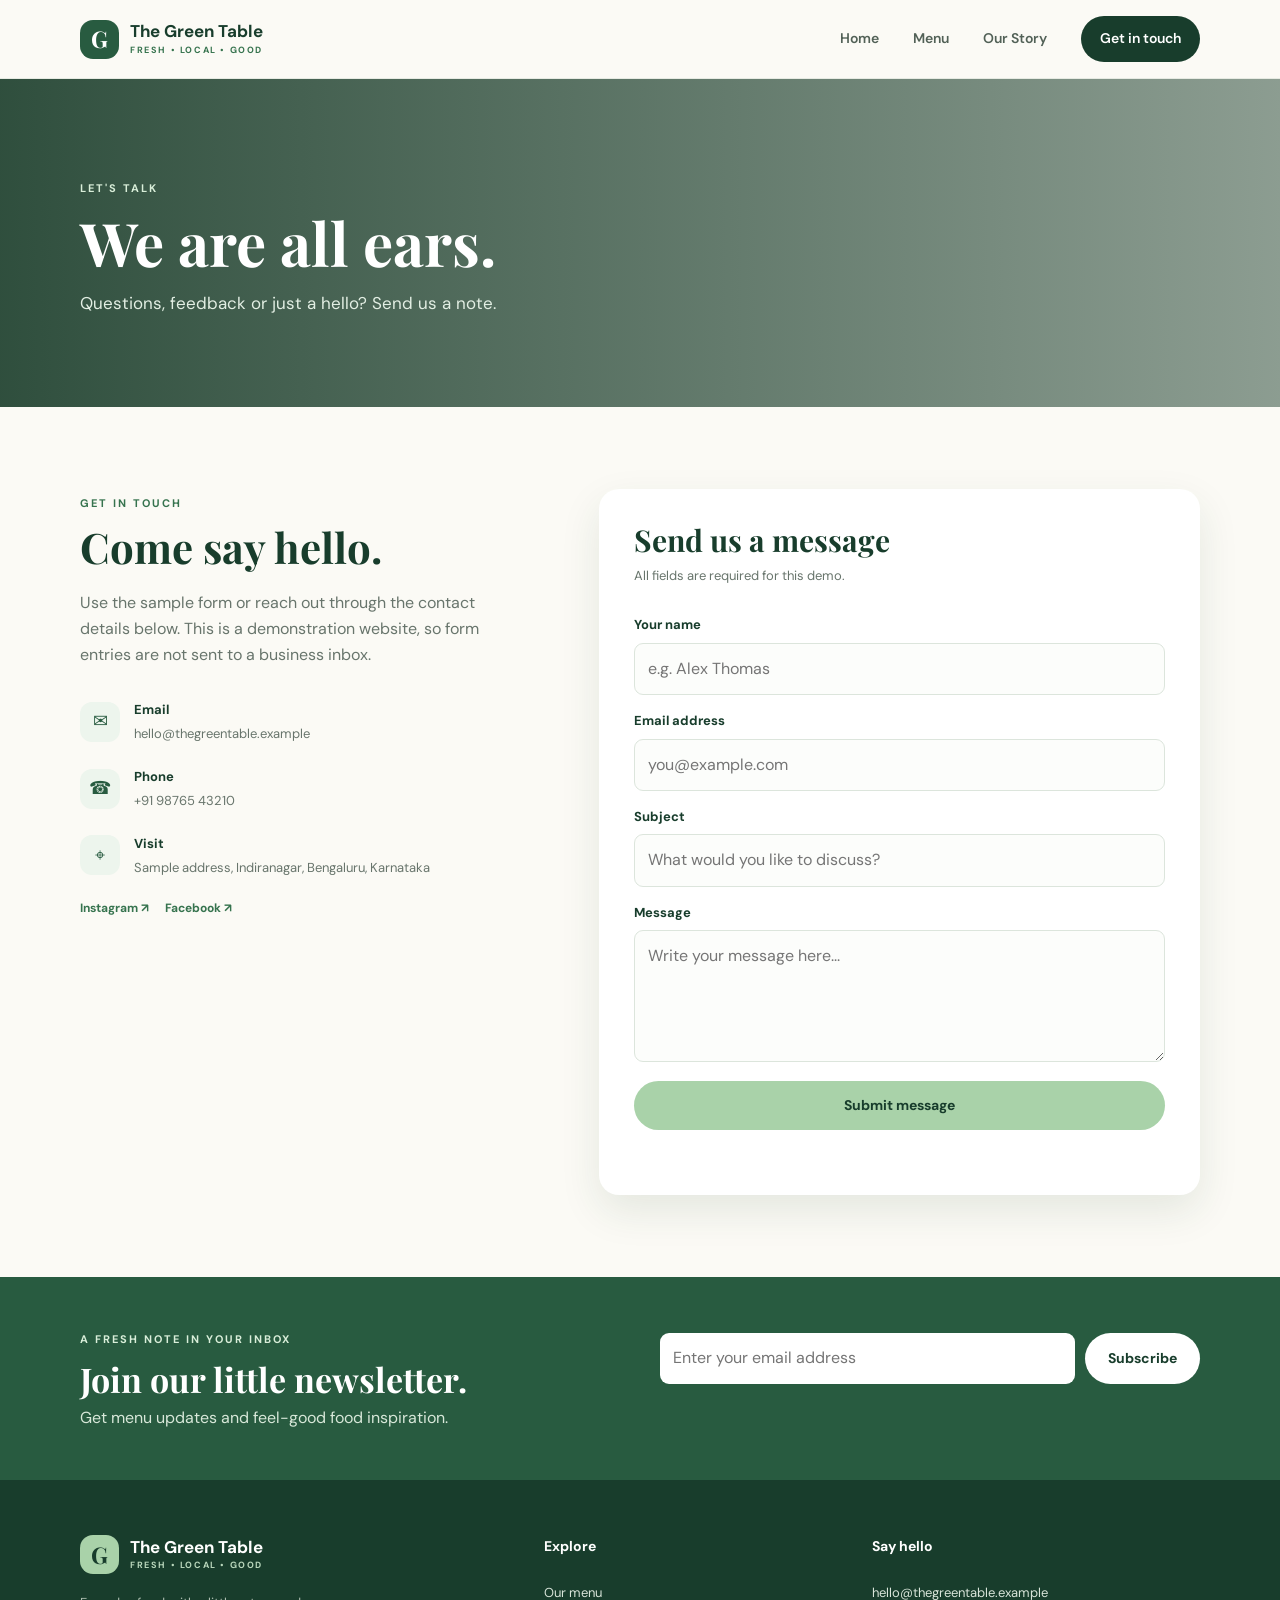
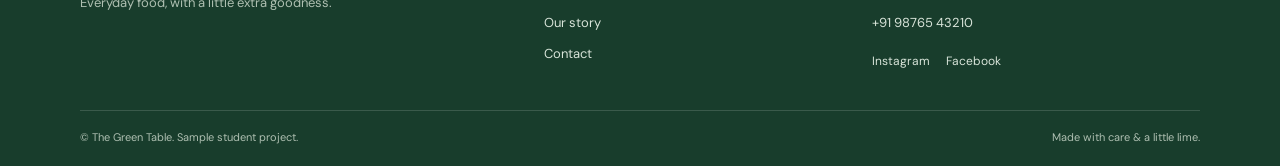
<file: contact.html>
<!DOCTYPE html>
<html lang="en">
<head>
  <script async src="https://www.googletagmanager.com/gtm.js?id=GTM-KGRNGN6Q"></script>
<script>
  window.dataLayer = window.dataLayer || [];
  function gtag(){dataLayer.push(arguments);}
  gtag('js', new Date());
</script>
  <meta charset="UTF-8"><meta name="viewport" content="width=device-width, initial-scale=1.0">
  <meta name="description" content="Contact The Green Table or subscribe to our sample newsletter.">
  <title>Contact Us | The Green Table</title>
  <link rel="preconnect" href="https://fonts.googleapis.com"><link rel="preconnect" href="https://fonts.gstatic.com" crossorigin>
  <link href="https://fonts.googleapis.com/css2?family=DM+Sans:wght@400;500;600;700&family=Playfair+Display:wght@600;700&display=swap" rel="stylesheet">
  <link rel="stylesheet" href="style.css">
</head>
<body>
  <a class="skip-link" href="#main">Skip to content</a>
  <header class="site-header"><nav class="navbar container" aria-label="Main navigation">
    <a class="brand" href="index.html"><span class="brand-mark">G</span><span>The Green Table<small>FRESH • LOCAL • GOOD</small></span></a>
    <button class="menu-toggle" aria-label="Open navigation menu" aria-expanded="false">☰</button>
    <div class="nav-links"><a href="index.html">Home</a><a href="products.html">Menu</a><a href="about.html">Our Story</a><a class="nav-cta active-cta" href="contact.html">Get in touch</a></div>
  </nav></header>
  <main id="main">
    <section class="page-banner contact-banner"><div class="container"><span class="eyebrow light">LET'S TALK</span><h1>We are all ears.</h1><p>Questions, feedback or just a hello? Send us a note.</p></div></section>
    <section class="section container contact-layout">
      <div class="contact-info"><span class="eyebrow">GET IN TOUCH</span><h2>Come say hello.</h2><p>Use the sample form or reach out through the contact details below. This is a demonstration website, so form entries are not sent to a business inbox.</p>
        <div class="contact-detail"><span class="detail-icon">✉</span><div><strong>Email</strong><a href="mailto:hello@thegreentable.example">hello@thegreentable.example</a></div></div>
        <div class="contact-detail"><span class="detail-icon">☎</span><div><strong>Phone</strong><a href="tel:+919876543210">+91 98765 43210</a></div></div>
        <div class="contact-detail"><span class="detail-icon">⌖</span><div><strong>Visit</strong><span>Sample address, Indiranagar, Bengaluru, Karnataka</span></div></div>
        <div class="social-links contact-social"><a href="https://www.instagram.com/" target="_blank" rel="noopener">Instagram ↗</a><a href="https://www.facebook.com/" target="_blank" rel="noopener">Facebook ↗</a></div>
      </div>
      <div class="form-panel">
        <h2>Send us a message</h2><p class="muted">All fields are required for this demo.</p>
        <form id="contact-form" novalidate>
          <label for="name">Your name</label><input id="name" name="name" type="text" autocomplete="name" required minlength="2" placeholder="e.g. Alex Thomas">
          <label for="email">Email address</label><input id="email" name="email" type="email" autocomplete="email" required placeholder="you@example.com">
          <label for="subject">Subject</label><input id="subject" name="subject" type="text" required placeholder="What would you like to discuss?">
          <label for="message">Message</label><textarea id="message" name="message" rows="4" required minlength="10" placeholder="Write your message here..."></textarea>
          <button class="button button-primary form-submit" type="submit">Submit message</button>
          <p class="form-feedback" id="contact-feedback" role="status" aria-live="polite"></p>
        </form>
      </div>
    </section>
    <section class="newsletter-section"><div class="container newsletter-layout"><div><span class="eyebrow light">A FRESH NOTE IN YOUR INBOX</span><h2>Join our little newsletter.</h2><p>Get menu updates and feel-good food inspiration.</p></div>
      <form id="newsletter-form" class="newsletter-form" novalidate><label class="sr-only" for="newsletter-email">Email address</label><input id="newsletter-email" type="email" required placeholder="Enter your email address"><button class="button button-light" type="submit">Subscribe</button><p id="newsletter-feedback" class="form-feedback light-feedback" role="status" aria-live="polite"></p></form>
    </div></section>
  </main>
  <footer class="site-footer"><div class="container footer-grid"><div><a class="brand footer-brand" href="index.html"><span class="brand-mark">G</span><span>The Green Table<small>FRESH • LOCAL • GOOD</small></span></a><p>Everyday food, with a little extra goodness.</p></div><div><h4>Explore</h4><a href="products.html">Our menu</a><a href="about.html">Our story</a><a href="contact.html">Contact</a></div><div><h4>Say hello</h4><a href="mailto:hello@thegreentable.example">hello@thegreentable.example</a><span>+91 98765 43210</span><div class="social-links"><a href="https://www.instagram.com/" target="_blank" rel="noopener">Instagram</a><a href="https://www.facebook.com/" target="_blank" rel="noopener">Facebook</a></div></div></div><div class="container footer-bottom"><span>© <span class="current-year"></span> The Green Table. Sample student project.</span><span>Made with care & a little lime.</span></div></footer>
</body>
</html>
</file>
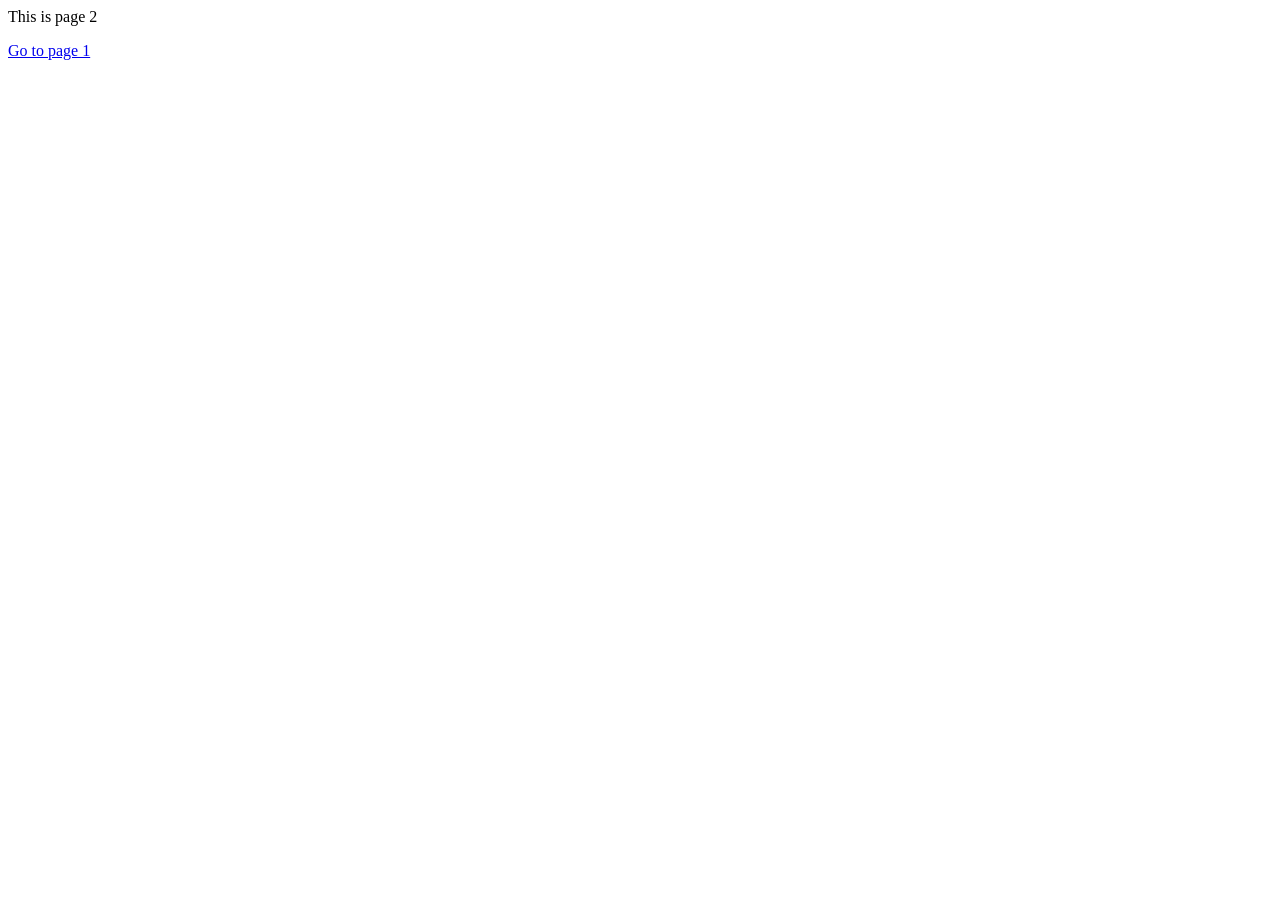
<file: page2.html>
<html>
  <head> 
    <script async src="https://www.googletagmanager.com/gtm.js?id=GTM-KGRNGN6Q"></script>
<script>
  window.dataLayer = window.dataLayer || [];
  function gtag(){dataLayer.push(arguments);}
  gtag('js', new Date());
</script>
  <title>Page 2</title>
  </head>
  <body>
    <p>This is page 2</p>
    <a href="index.html">Go to page 1</a>
  </body>
</html>
</file>
<file: style.css>
:root {
  --green-950:#183d2c; --green-800:#285b40; --green-700:#36734e; --green-500:#75a982;
  --green-200:#dcebdd; --green-100:#edf5ed; --cream:#fbfaf5; --ink:#26342b;
  --muted:#68756c; --white:#fff; --shadow:0 16px 40px rgba(30,65,43,.10);
}
*{box-sizing:border-box}
html{scroll-behavior:smooth}
body{margin:0;background:var(--cream);color:var(--ink);font-family:"DM Sans",Arial,sans-serif;line-height:1.65}
img{display:block;max-width:100%}
a{color:inherit;text-decoration:none}
button,input,textarea{font:inherit}
button,a{-webkit-tap-highlight-color:transparent}
.container{width:min(1120px,calc(100% - 40px));margin-inline:auto}
.skip-link{position:absolute;left:-9999px;top:10px;background:#fff;padding:10px;z-index:99}
.skip-link:focus{left:10px}
.site-header{position:sticky;top:0;z-index:20;background:rgba(251,250,245,.96);backdrop-filter:blur(12px);border-bottom:1px solid rgba(40,91,64,.10)}
.navbar{height:78px;display:flex;align-items:center;justify-content:space-between}
.brand{display:flex;align-items:center;gap:11px;font-weight:700;font-size:17px;line-height:1.1;color:var(--green-950)}
.brand small{display:block;margin-top:5px;font-size:9px;letter-spacing:1.6px;color:var(--green-700);font-weight:700}
.brand-mark{width:39px;height:39px;border-radius:13px;background:var(--green-800);color:#fff;display:grid;place-items:center;font-family:"Playfair Display",serif;font-size:23px}
.nav-links{display:flex;align-items:center;gap:34px;font-size:14px;font-weight:600}
.nav-links>a:not(.nav-cta){color:#526157;transition:color .2s}
.nav-links>a:hover,.nav-links>a.active{color:var(--green-700)}
.nav-cta{background:var(--green-800);color:#fff;padding:11px 19px;border-radius:30px;transition:background .2s,transform .2s}
.nav-cta:hover{background:var(--green-950);transform:translateY(-2px)}
.active-cta{background:var(--green-950)}
.menu-toggle{display:none;border:0;background:transparent;font-size:25px;color:var(--green-950);cursor:pointer}
.hero{min-height:590px;position:relative;display:flex;align-items:center;background:url("https://images.unsplash.com/photo-1498837167922-ddd27525d352?auto=format&fit=crop&w=2000&q=90") center/cover no-repeat}
.hero-overlay{position:absolute;inset:0;background:linear-gradient(90deg,rgba(18,48,32,.86),rgba(18,48,32,.56) 48%,rgba(18,48,32,.12))}
.hero-content{position:relative;color:#fff;padding-block:90px}
.eyebrow{display:inline-block;color:var(--green-700);font-size:11px;font-weight:700;letter-spacing:2px;margin-bottom:12px}
.eyebrow.light{color:#d9eed9}
h1,h2,h3,p{margin-top:0}
h1,h2{font-family:"Playfair Display",Georgia,serif;line-height:1.13}
.hero h1{font-size:clamp(43px,6vw,72px);max-width:690px;margin-bottom:20px}
.hero p{font-size:18px;max-width:540px;color:#edf4ed;margin-bottom:30px}
.button-row{display:flex;gap:13px;flex-wrap:wrap}
.button{display:inline-flex;align-items:center;justify-content:center;border:0;border-radius:30px;padding:13px 23px;font-size:14px;font-weight:700;cursor:pointer;transition:transform .2s,background .2s,box-shadow .2s}
.button:hover{transform:translateY(-3px);box-shadow:0 9px 20px rgba(20,55,34,.16)}
.button-primary{background:#a9d2a9;color:var(--green-950)}
.button-primary:hover{background:#bfe0bd}
.button-outline-light{border:1px solid rgba(255,255,255,.7);color:#fff;background:rgba(255,255,255,.08)}
.button-dark{background:var(--green-800);color:#fff}
.button-light{background:#fff;color:var(--green-950)}
.section{padding-block:82px}
.intro-grid{display:grid;grid-template-columns:1fr 1.1fr;gap:90px;align-items:start}
h2{font-size:clamp(31px,4vw,44px);color:var(--green-950);margin-bottom:18px}
.intro-grid h2{max-width:430px}
.lead{font-size:19px;color:var(--green-800);font-weight:600}
.intro-grid p:not(.lead),.split-feature p{color:var(--muted)}
.text-link{display:inline-flex;align-items:center;gap:7px;color:var(--green-700);font-size:14px;font-weight:700;border:0;background:none;padding:0;cursor:pointer}
.text-link:hover{color:var(--green-950)}
.section-soft{background:var(--green-100)}
.section-heading{display:flex;justify-content:space-between;align-items:end;gap:24px;margin-bottom:30px}
.section-heading h2{margin-bottom:0}
.section-heading>.text-link{margin-bottom:7px}
.product-grid{display:grid;grid-template-columns:repeat(4,minmax(0,1fr));gap:22px}
.product-grid.three{grid-template-columns:repeat(3,minmax(0,1fr))}
.product-card{background:#fff;border-radius:17px;overflow:hidden;box-shadow:0 8px 26px rgba(32,66,44,.07);transition:transform .25s,box-shadow .25s}
.product-card:hover{transform:translateY(-6px);box-shadow:var(--shadow)}
.product-card img{width:100%;height:205px;object-fit:cover}
.card-body{padding:19px}
.tag{display:inline-block;padding:5px 9px;border-radius:20px;background:var(--green-100);color:var(--green-700);font-size:10px;font-weight:700;letter-spacing:.4px}
.product-card h3{font-size:18px;color:var(--green-950);margin:11px 0 7px}
.product-card p{font-size:13px;color:var(--muted);min-height:62px;margin-bottom:14px}
.card-bottom{display:flex;align-items:center;justify-content:space-between;gap:8px}
.card-bottom strong{font-size:17px;color:var(--green-950)}
.card-bottom .text-link{font-size:12px}
.split-feature{display:grid;grid-template-columns:1.05fr .95fr;gap:65px;align-items:center}
.split-feature>img{width:100%;height:390px;object-fit:cover;border-radius:20px}
.split-feature h2{max-width:470px}
.split-feature p{margin-bottom:16px}
.site-footer{background:var(--green-950);color:#d8e4d9;padding:55px 0 20px}
.footer-grid{display:grid;grid-template-columns:1.5fr 1fr 1.2fr;gap:55px;padding-bottom:38px}
.footer-brand{color:#fff}
.footer-brand .brand-mark{background:#a9d2a9;color:var(--green-950)}
.footer-brand small{color:#b9d7bc}
.footer-grid p{color:#aebfb1;font-size:13px;margin-top:18px}
.footer-grid h4{color:#fff;font-size:14px;margin:0 0 15px}
.footer-grid>div:not(:first-child){display:flex;flex-direction:column;align-items:flex-start;gap:9px;font-size:13px}
.footer-grid a:hover{color:#bce0bd}
.social-links{display:flex;gap:16px;margin-top:9px;font-size:12px}
.footer-bottom{border-top:1px solid rgba(255,255,255,.15);padding-top:17px;display:flex;justify-content:space-between;color:#aebfb1;font-size:11px}
.page-banner{padding:95px 0 90px;color:#fff;background-position:center;background-size:cover;position:relative}
.page-banner:before{content:"";position:absolute;inset:0;background:linear-gradient(90deg,rgba(19,55,36,.88),rgba(19,55,36,.48))}
.page-banner .container{position:relative}
.page-banner h1{font-size:clamp(39px,5vw,60px);max-width:750px;margin-bottom:12px}
.page-banner p{color:#e2eee3;font-size:17px;margin-bottom:0}
.menu-banner{background-image:url("https://images.unsplash.com/photo-1547592180-85f173990554?auto=format&fit=crop&w=1800&q=85")}
.story-banner{background-image:url("https://images.unsplash.com/photo-1490645935967-10de6ba17061?auto=format&fit=crop&w=1800&q=85")}
.contact-banner{background-image:url("https://images.unsplash.com/photo-1555939594-58d7cb561ad1?auto=format&fit=crop&w=1800&q=85")}
.muted{color:var(--muted);font-size:13px}
.filter-bar{display:flex;gap:9px;flex-wrap:wrap;margin:0 0 28px}
.filter-button{border:1px solid #d6e3d6;border-radius:25px;padding:9px 17px;background:#fff;color:var(--green-800);font-size:13px;font-weight:600;cursor:pointer;transition:all .2s}
.filter-button:hover,.filter-button.active{background:var(--green-800);border-color:var(--green-800);color:#fff}
.menu-item[hidden]{display:none}
.cta-strip{background:var(--green-800);padding:43px 0}
.cta-inner{display:flex;align-items:center;justify-content:space-between;gap:20px}
.cta-inner h2{color:#fff;margin:0;font-size:32px}
.cta-inner .eyebrow{margin-bottom:7px}
.values-grid{display:grid;grid-template-columns:1fr 1fr;gap:25px}
.value-card{background:#fff;padding:38px;border-radius:18px;box-shadow:0 8px 25px rgba(30,65,43,.05)}
.value-icon{font-size:27px;display:block;margin-bottom:22px}
.value-card h2{font-size:30px}
.value-card p,.usp-grid p{color:var(--muted);margin-bottom:0}
.usp-grid{display:grid;grid-template-columns:repeat(3,1fr);gap:38px}
.usp-grid article{border-top:1px solid #cbdccb;padding-top:19px}
.usp-grid article>span{color:var(--green-500);font-size:13px;font-weight:700}
.usp-grid h3{color:var(--green-950);font-size:19px;margin:10px 0}
.testimonial-section{background:var(--green-800);padding:70px 0;text-align:center;color:#fff}
.testimonial{max-width:760px}
.testimonial h2{color:#fff;font-size:clamp(28px,4vw,40px);margin:8px auto 16px}
.testimonial p{color:#d9eadb;margin-bottom:7px}
.testimonial small{font-size:11px;color:#bcd2bf}
.contact-layout{display:grid;grid-template-columns:.85fr 1.15fr;gap:75px;align-items:start}
.contact-info h2{font-size:42px}
.contact-info>p{color:var(--muted);margin-bottom:30px}
.contact-detail{display:flex;gap:14px;align-items:center;margin:21px 0}
.detail-icon{width:40px;height:40px;display:grid;place-items:center;background:var(--green-100);color:var(--green-800);border-radius:12px;font-size:18px}
.contact-detail strong,.contact-detail a,.contact-detail span:not(.detail-icon){display:block;font-size:13px}
.contact-detail strong{color:var(--green-950);margin-bottom:3px}
.contact-detail a,.contact-detail span:not(.detail-icon){color:var(--muted)}
.contact-social a{color:var(--green-700);font-weight:700}
.form-panel{background:#fff;padding:35px;border-radius:20px;box-shadow:var(--shadow)}
.form-panel h2{font-size:30px;margin-bottom:7px}
.form-panel form{display:flex;flex-direction:column}
.form-panel label{font-size:13px;font-weight:700;color:var(--green-950);margin:15px 0 7px}
.form-panel input,.form-panel textarea,.newsletter-form input{width:100%;border:1px solid #dce5dc;border-radius:9px;padding:12px 13px;background:#fcfdfb;color:var(--ink);outline:none;transition:border .2s,box-shadow .2s}
.form-panel input:focus,.form-panel textarea:focus,.newsletter-form input:focus{border-color:var(--green-500);box-shadow:0 0 0 3px rgba(117,169,130,.15)}
.form-panel textarea{resize:vertical}
.form-submit{margin-top:19px}
.form-feedback{min-height:20px;font-size:12px;color:var(--green-700);margin:10px 0 0}
.form-feedback.error{color:#b33b32}
.newsletter-section{background:var(--green-800);padding:48px 0;color:#fff}
.newsletter-layout{display:grid;grid-template-columns:1fr 1fr;align-items:center;gap:40px}
.newsletter-layout h2{color:#fff;font-size:34px;margin-bottom:7px}
.newsletter-layout p{color:#d8e8d9;margin-bottom:0}
.newsletter-form{display:grid;grid-template-columns:1fr auto;gap:10px}
.newsletter-form input{background:#fff;border:0}
.newsletter-form .form-feedback{grid-column:1/-1}
.light-feedback{color:#e4f2e4}
.sr-only{position:absolute;width:1px;height:1px;padding:0;margin:-1px;overflow:hidden;clip:rect(0,0,0,0);white-space:nowrap;border:0}
@media(max-width:900px){
 .product-grid{grid-template-columns:repeat(2,minmax(0,1fr))}
 .intro-grid{gap:40px}.split-feature{gap:35px}.contact-layout{gap:35px}
 .nav-links{gap:20px}
}
@media(max-width:680px){
 .container{width:min(100% - 32px,520px)}
 .navbar{height:70px}.menu-toggle{display:block}
 .nav-links{display:none;position:absolute;top:70px;left:0;right:0;background:var(--cream);padding:18px 22px 23px;box-shadow:0 12px 20px rgba(20,50,30,.1);flex-direction:column;align-items:stretch;gap:17px}
 .nav-links.open{display:flex}.nav-links a{padding:5px 0}.nav-links .nav-cta{text-align:center;padding:11px}
 .hero{min-height:560px;background-position:58% center}.hero-overlay{background:rgba(18,48,32,.68)}
 .hero-content{padding-block:75px}.hero p{font-size:16px}
 .section{padding-block:58px}.intro-grid,.split-feature,.contact-layout,.newsletter-layout{grid-template-columns:1fr;gap:27px}
 .intro-grid{gap:12px}.section-heading{align-items:flex-start;flex-direction:column;gap:12px}
 .product-grid.three,.product-grid{grid-template-columns:1fr}
 .product-card img{height:225px}.product-card p{min-height:0}
 .split-feature>img{height:270px;order:0}
 .footer-grid{grid-template-columns:1fr 1fr;gap:30px}.footer-grid>div:first-child{grid-column:1/-1}
 .footer-bottom{gap:8px;flex-direction:column}
 .page-banner{padding:75px 0}.page-banner h1{font-size:42px}
 .cta-inner{align-items:flex-start;flex-direction:column}.cta-inner h2{font-size:28px}
 .values-grid,.usp-grid{grid-template-columns:1fr}.value-card{padding:28px}
 .form-panel{padding:25px 20px}.newsletter-form{grid-template-columns:1fr}.newsletter-form .button{width:100%}
}
@media(prefers-reduced-motion:reduce){*,*::before,*::after{scroll-behavior:auto!important;transition:none!important}}
</file>
